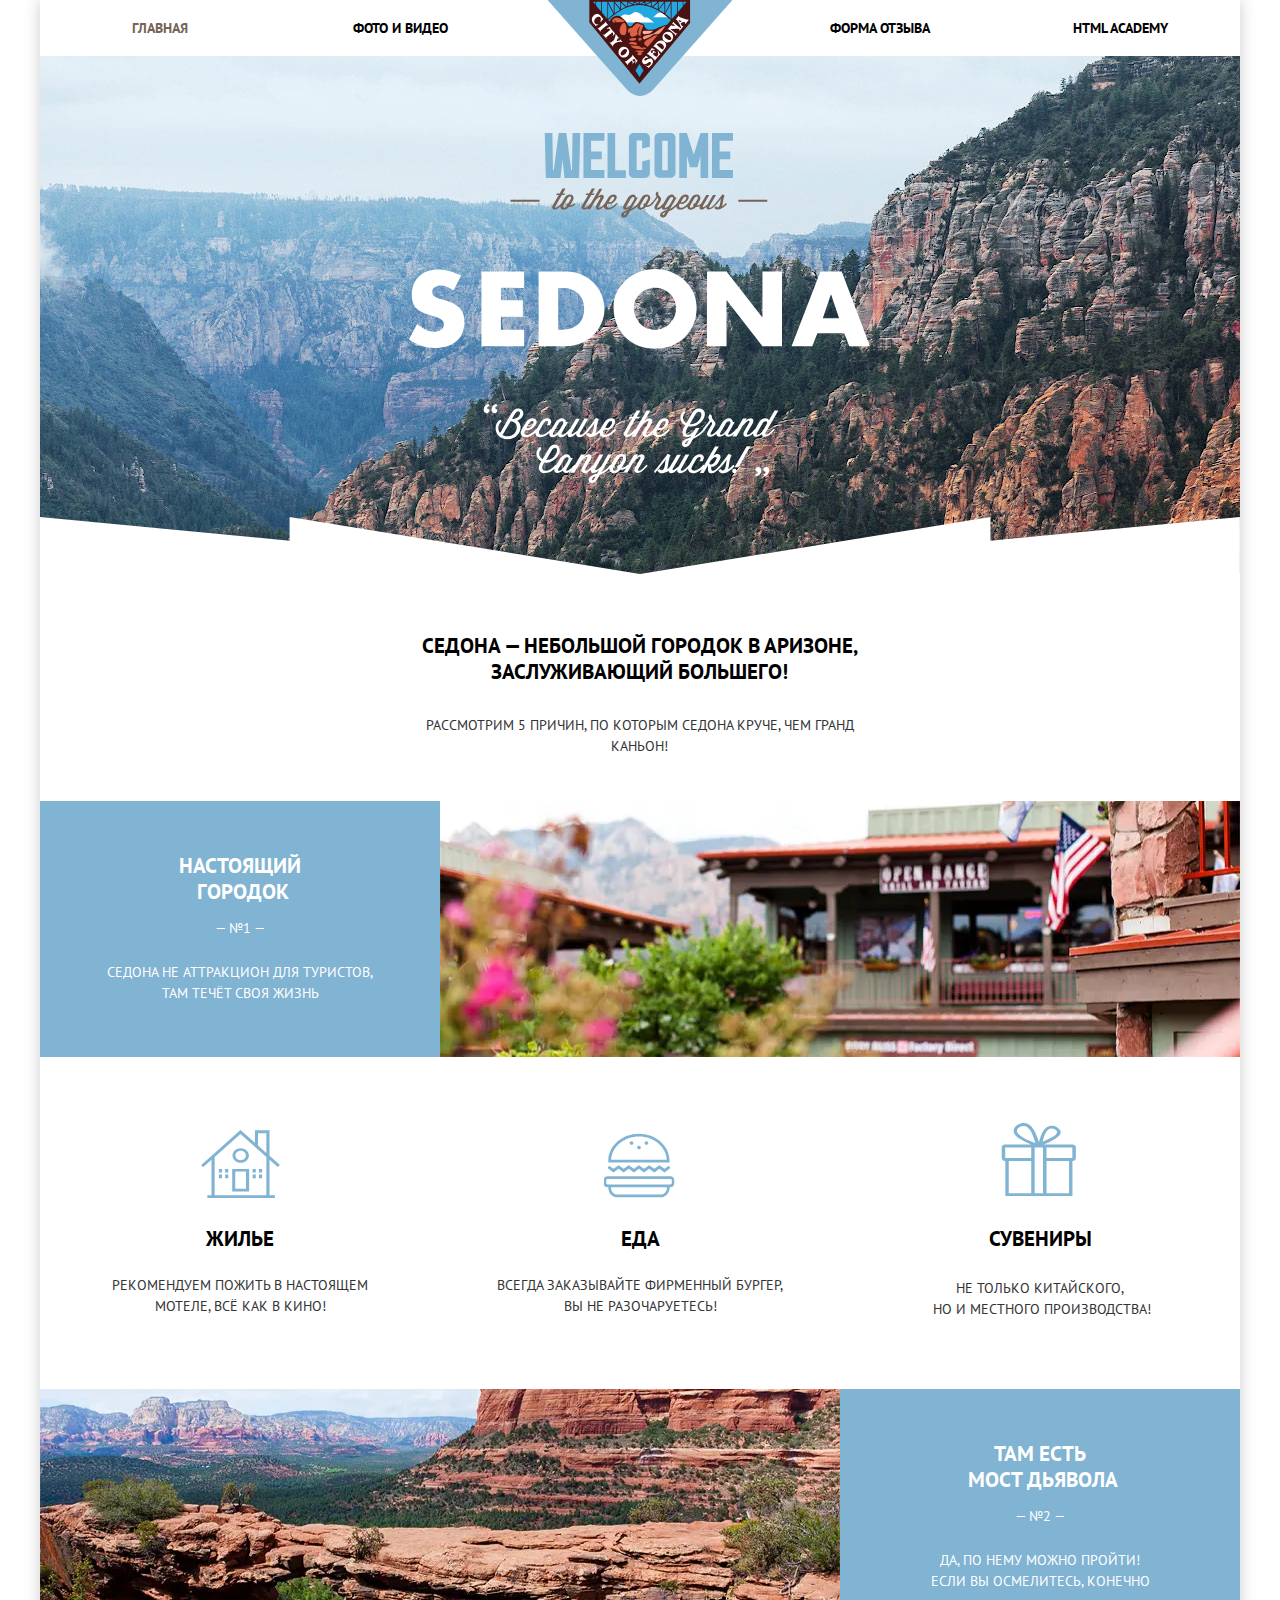
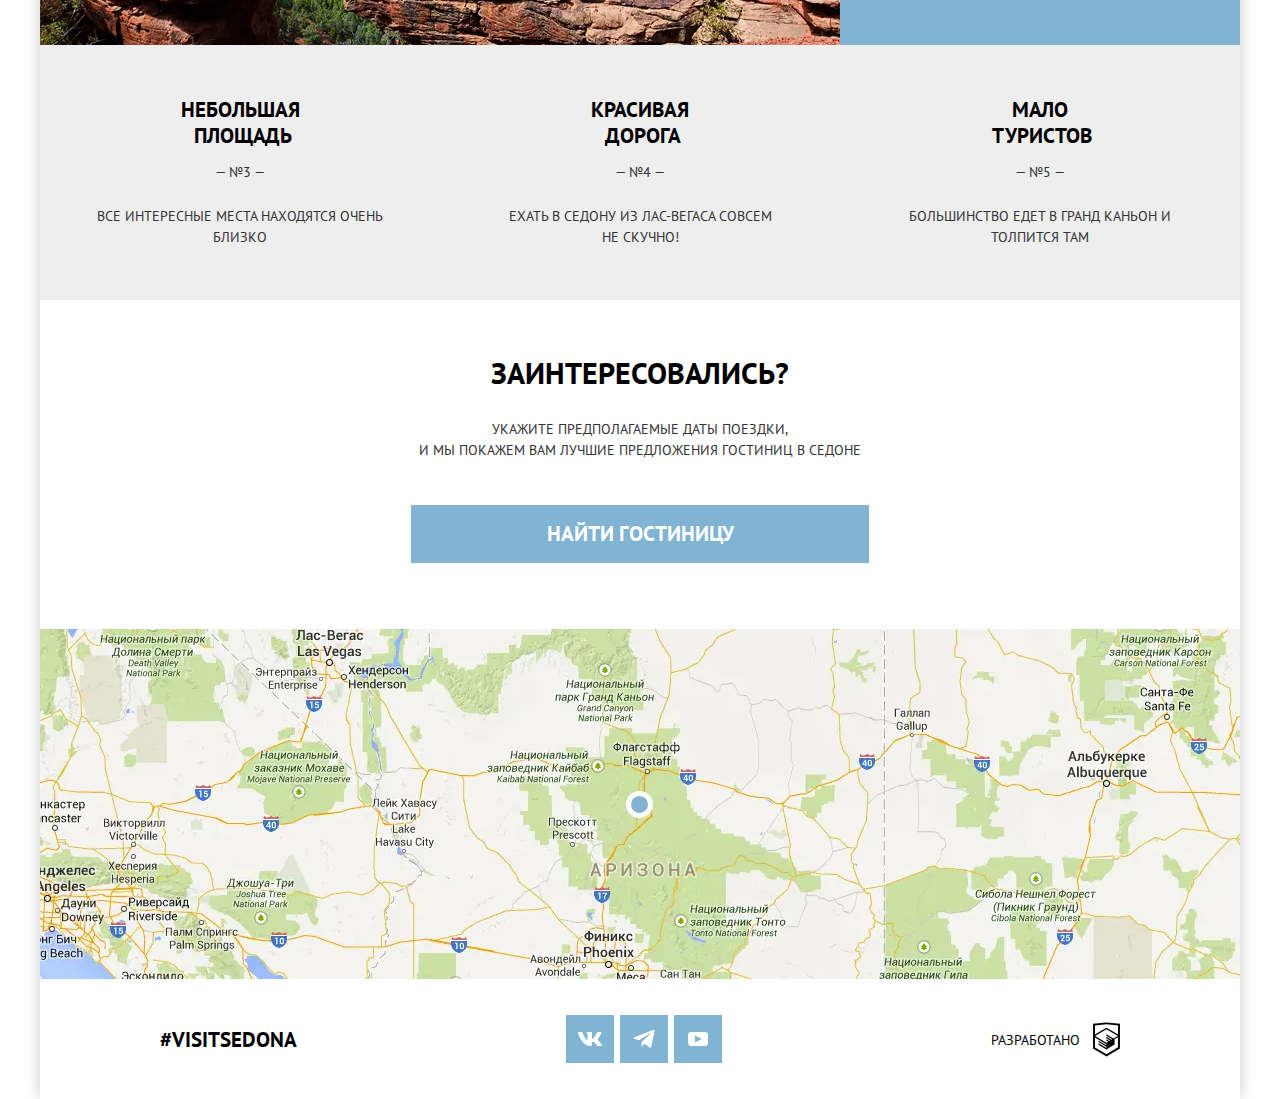
<file: index.html>
<!DOCTYPE html><html class="page" lang="ru"><head><meta charset="utf-8"><meta name="viewport" content="width=device-width,initial-scale=1"><title>HTML Academy: Седона</title><link rel="preload" href="fonts/ptsans.woff2" as="font" crossorigin="anonymous"><link rel="preload" href="fonts/ptsansbold.woff2" as="font" crossorigin="anonymous"><link rel="stylesheet" href="css/style.min.css"><link rel="apple-touch-icon" sizes="152x152" href="img/favicon/apple-touch-icon.png"><link rel="icon" type="image/png" sizes="32x32" href="img/favicon/favicon-32x32.png"><link rel="icon" type="image/png" sizes="16x16" href="img/favicon/favicon-16x16.png"><link rel="manifest" href="site.webmanifest"><meta name="msapplication-TileColor" content="#da532c"><meta name="theme-color" content="#ffffff"></head><body class="page__body"><div class="page__wrapper"><header class="main-header no-js"><a class="main-header__logo" href="#" aria-label="Переход на главную страницу."><img class="main-header__logo-image" src="img/svg/logo-header.svg" width="185" height="96" alt="Логотип Седоны."> </a><button class="main-header__toggle burger-button" type="button"><span class="visually-hidden">Открыть/закрыть меню.</span> <span class="burger-button__icon"></span></button><nav class="main-header__nav main-nav"><ul class="main-nav__list"><li class="main-nav__item"><a class="main-nav__link main-nav__link--current" href="#">Главная</a></li><li class="main-nav__item"><a class="main-nav__link" href="catalog.html">Фото и видео</a></li><li class="main-nav__item"><a class="main-nav__link" href="form.html">Форма Отзыва</a></li><li class="main-nav__item"><a class="main-nav__link" href="https://htmlacademy.ru/" target="_blank" rel="noopener noreferrer">HTML Academy</a></li></ul></nav></header><main class="main-container"><h1 class="visually-hidden">Сайт городка Седона.</h1><section class="hero"><h2 class="visually-hidden">Добро пожаловать в великолепную Седону.</h2><img class="hero__image" src="img/svg/welcom-index.svg" width="282" height="214" alt="Добро пожаловать в великолепную Седону."></section><section class="advantages"><div class="advantages__heading"><h2 class="advantages__heading-title">Седона — небольшой городок&nbsp;в Аризоне, заслуживающий большего!</h2><p class="advantages__heading-description">Рассмотрим 5 причин, по которым Седона круче, чем Гранд Каньон!</p></div><figure class="advantages__card advantages__card--divider"><figcaption class="advantages__card-text advantages__card-text--divider"><h3 class="advantages__title advantages__title--white">Настоящий<br>&nbsp;городок</h3><span class="advantages__number advantages__number--white">— №1 —</span><p class="advantages__description advantages__description--white advantages__description--padding-desktop">Седона не аттракцион для туристов, там течёт своя жизнь</p></figcaption><picture><source type="image/webp" media="(min-width: 1200px)" srcset="img/content/real-town-desktop.webp, img/content/real-town-desktop@2x.webp 2x"><source type="image/webp" media="(min-width: 768px)" srcset="img/content/real-town-tablet.webp, img/content/real-town-tablet@2x.webp 2x"><source type="image/webp" srcset="img/content/real-town-mobile.webp, img/content/real-town-mobile@2x.webp 2x"><source media="(min-width: 1200px)" srcset="img/content/real-town-desktop.jpg, img/content/real-town-desktop@2x.jpg 2x"><source media="(min-width: 768px)" srcset="img/content/real-town-tablet.jpg, img/content/real-town-tablet@2x.jpg 2x"><img class="advantages__image" src="img/content/real-town-mobile.jpg" srcset="img/content/real-town-mobile@2x.jpg 2x" width="320" height="260" alt="Фото настоящего городка в Седоне."></picture></figure><ul class="advantages__sublist"><li class="advantages__subitem advantages__subitem--house"><h3 class="advantages__subtitle">Жилье</h3><p class="advantages__subdescription">Рекомендуем пожить в настоящем мотеле, всё как в кино!</p></li><li class="advantages__subitem advantages__subitem--food"><h3 class="advantages__subtitle">Еда</h3><p class="advantages__subdescription">Всегда заказывайте фирменный бургер, вы&nbsp;не&nbsp;разочаруетесь!</p></li><li class="advantages__subitem advantages__subitem--souvenirs"><h3 class="advantages__subtitle advantages__subtitle--souvenirs">Сувениры</h3><p class="advantages__subdescription">Не только китайского,<br>&nbsp;но и местного производства!</p></li></ul><figure class="advantages__card advantages__card--different"><figcaption class="advantages__card-text advantages__card-text--order"><h3 class="advantages__title advantages__title--white">Там есть<br>&nbsp;мост&nbsp;дьявола</h3><span class="advantages__number advantages__number--white">— №2 —</span><p class="advantages__description advantages__description--white">Да, по нему можно пройти!Если&nbsp;вы<br>&nbsp;осмелитесь, конечно</p></figcaption><picture><source type="image/webp" media="(min-width: 1200px)" srcset="img/content/devils-bridge-desktop.webp, img/content/devils-bridge-desktop@2x.webp 2x"><source type="image/webp" media="(min-width: 768px)" srcset="img/content/devils-bridge-tablet.webp, img/content/devils-bridge-tablet@2x.webp 2x"><source type="image/webp" srcset="img/content/devils-bridge-mobile.webp, img/content/devils-bridge-mobilep@2x.webp 2x"><source media="(min-width: 1200px)" srcset="img/content/devils-bridge-desktop.jpg, img/content/devils-bridge-desktop@2x.jpg 2x"><source media="(min-width: 768px)" srcset="img/content/devils-bridge-tablet.jpg, img/content/devils-bridge-tablet@2x.jpg 2x"><img class="advantages__image" src="img/content/devils-bridge-mobile.jpg" srcset="img/content/devils-bridge-mobile@2x.jpg 2x" width="320" height="260" alt="Фото моста Дьявола."></picture></figure><ul class="advantages__list"><li class="advantages__item"><h3 class="advantages__title">Небольшая<br>&nbsp;площадь</h3><span class="advantages__number">— №3 —</span><p class="advantages__description">Все интересные места находятся очень близко</p></li><li class="advantages__item"><h3 class="advantages__title">Красивая<br>&nbsp;дорога</h3><span class="advantages__number">— №4 —</span><p class="advantages__description advantages__description--padding">Ехать в&nbsp;Седону из&nbsp;Лас-Вегаса<br>&nbsp;совсем не&nbsp;скучно!</p></li><li class="advantages__item"><h3 class="advantages__title">Мало<br>&nbsp;туристов</h3><span class="advantages__number">— №5 —</span><p class="advantages__description">Большинство едет в Гранд Каньон и толпится&nbsp;там</p></li></ul></section><section class="search"><h2 class="search__title">Заинтересовались?</h2><p class="search__description">Укажите предполагаемые даты поездки, и&nbsp;мы&nbsp;покажем&nbsp;вам&nbsp;лучшие предложения гостиниц в Седоне</p><a class="search__button button" href="#">Найти гостиницу</a></section><section class="location"><h2 class="visually-hidden">Седона на интерактивной карте.</h2><picture><source type="image/webp" media="(min-width: 1200px)" srcset="img/content/map-desktop.webp, img/content/map-desktop@2x.webp 2x"><source type="image/webp" media="(min-width: 768px)" srcset="img/content/map-tablet.webp, img/content/map-tablet@2x.webp 2x"><source type="image/webp" srcset="img/content/map-mobile.webp, img/content/map-mobile@2x.webp 2x"><source media="(min-width: 1200px)" srcset="img/content/map-desktop.jpg, img/content/map-desktop@2x.jpg 2x"><source media="(min-width: 768px)" srcset="img/content/map-tablet.jpg, img/content/map-tablet@2x.jpg 2x"><img class="location__image" src="img/content/map-mobile.jpg" srcset="img/content/map-mobile@2x.jpg 2x" width="320" height="350" alt="Седона на интерактивной карте."></picture><iframe class="location__iframe" src="https://www.google.com/maps/embed?pb=!1m18!1m12!1m3!1d52385.13688463138!2d-111.83633838092236!3d34.85444188845296!2m3!1f0!2f0!3f0!3m2!1i1024!2i768!4f13.1!3m3!1m2!1s0x872da132f942b00d%3A0x5548c523fa6c8efd!2z0KHQtdC00L7QvdCwLCDQkNGA0LjQt9C-0L3QsCA4NjMzNiwg0KHQqNCQ!5e0!3m2!1sru!2sru!4v1682079830357!5m2!1sru!2sru" width="320" height="350" style="border:0;" allowfullscreen="" loading="lazy" referrerpolicy="no-referrer-when-downgrade" title="Седона на интерактивной карте."></iframe></section></main><footer class="main-footer"><span class="main-footer__visit">#VisitSedona</span><ul class="main-footer__list"><li class="main-footer__item"><a class="main-footer__link main-footer__link--vkontakte" href="#" target="_blank" rel="noopener noreferrer"><span class="visually-hidden">Седона в Вконтакте.</span></a></li><li class="main-footer__item"><a class="main-footer__link main-footer__link--telegram" href="#" target="_blank" rel="noopener noreferrer"><span class="visually-hidden">Седона в Телеграме.</span></a></li><li class="main-footer__item"><a class="main-footer__link main-footer__link--youtube" href="#" target="_blank" rel="noopener noreferrer"><span class="visually-hidden">Седона в Ютубе.</span></a></li></ul><div class="main-footer__copyright copyright"><a class="copyright__link" href="https://htmlacademy.ru/intensive/adaptive" target="_blank" rel="noopener noreferrer"><span class="copyright__link-text">Разработано</span> <svg class="copyright__image" aria-hidden="true" focusable="false" width="29" height="35"><use xlink:href="img/sprite.svg#htmlacademy-icon"></use></svg></a></div></footer></div><script src="js/index.js"></script></body></html>
</file>
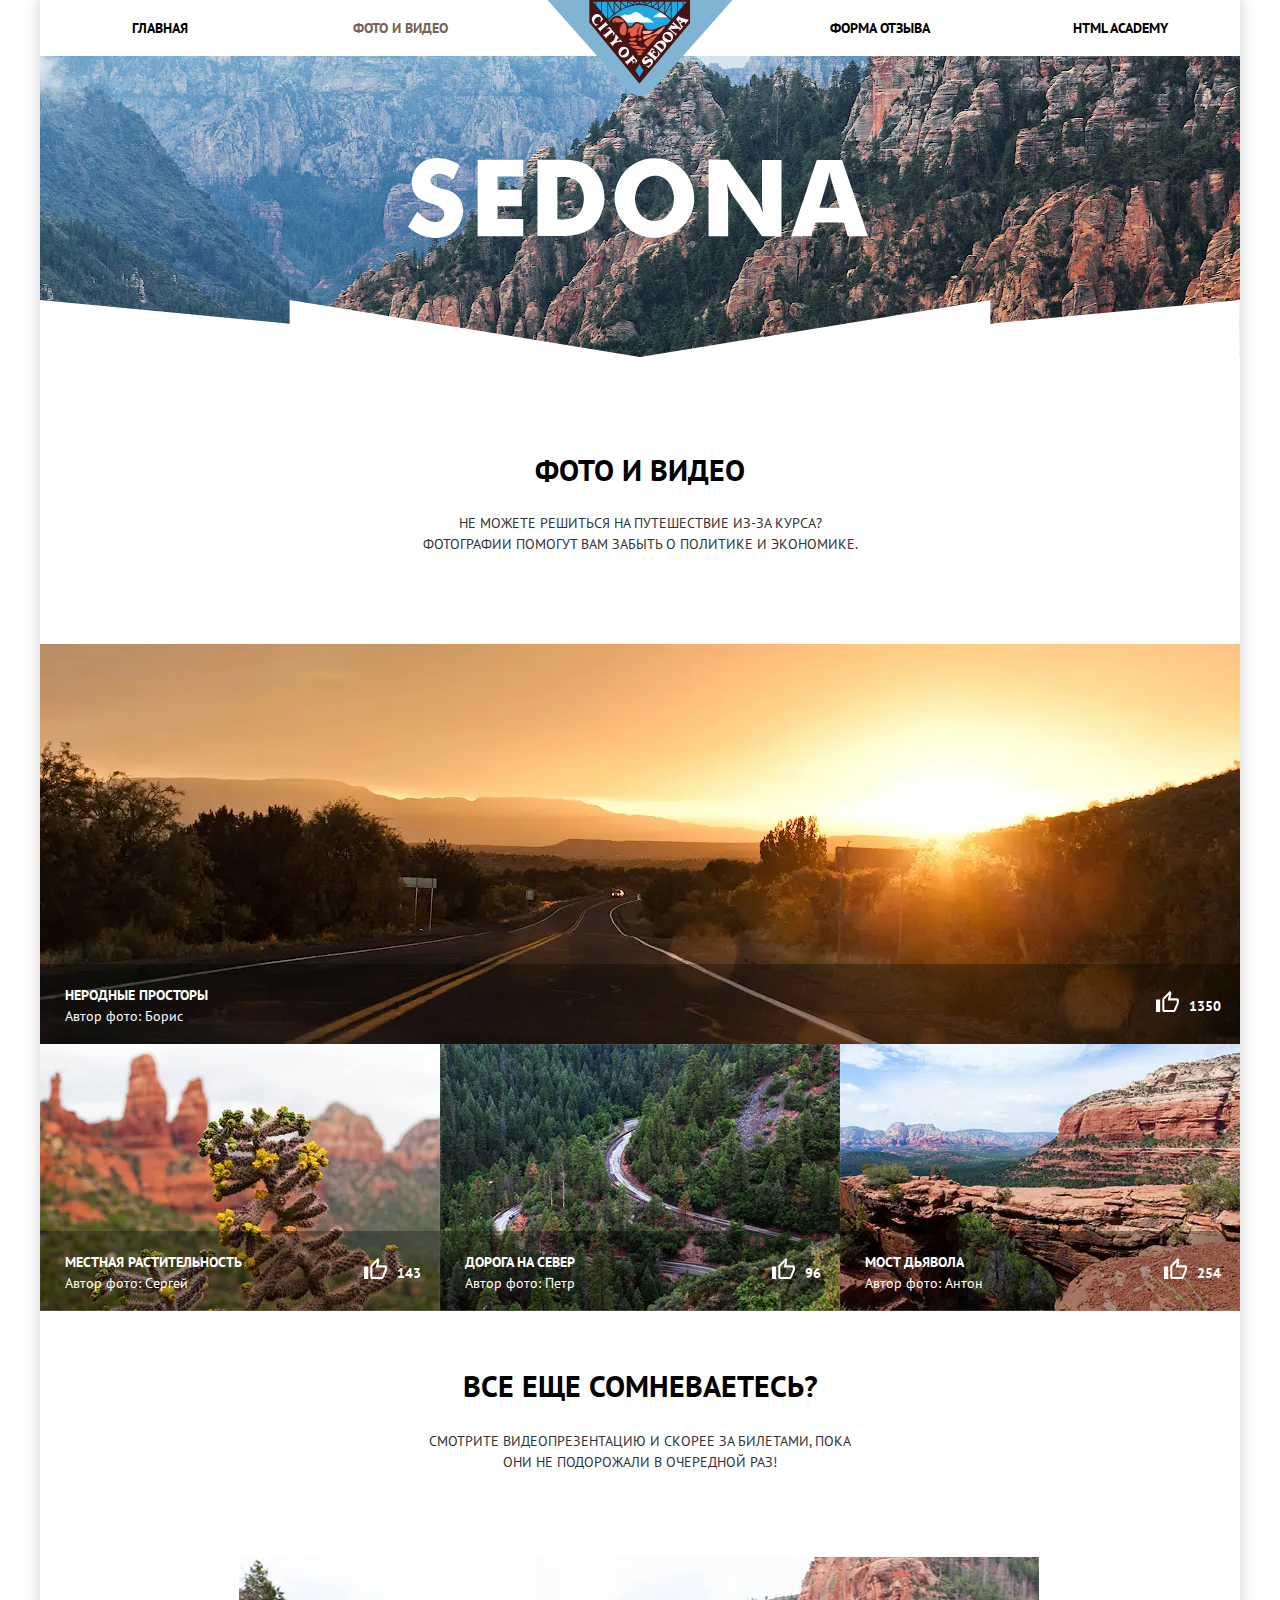
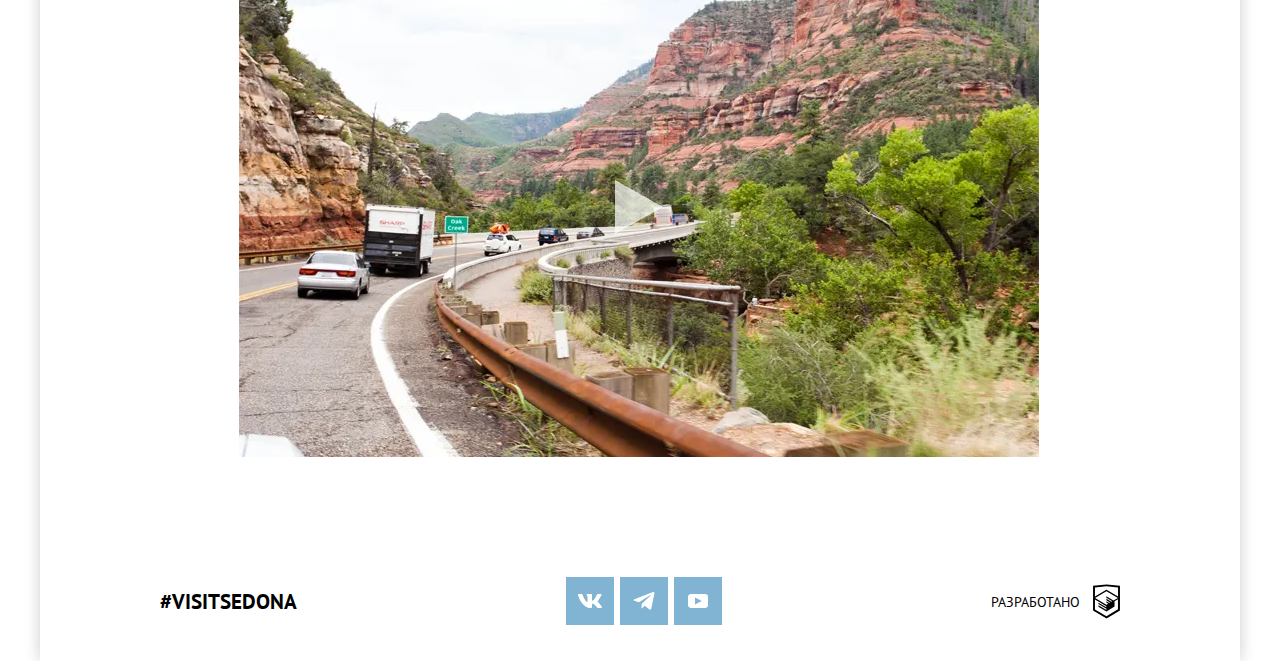
<file: catalog.html>
<!DOCTYPE html><html class="page" lang="ru"><head><meta charset="utf-8"><meta name="viewport" content="width=device-width,initial-scale=1"><title>HTML Academy: Седона</title><link rel="preload" href="fonts/ptsans.woff2" as="font" crossorigin="anonymous"><link rel="preload" href="fonts/ptsansbold.woff2" as="font" crossorigin="anonymous"><link rel="stylesheet" href="css/style.min.css"><link rel="apple-touch-icon" sizes="152x152" href="img/favicon/apple-touch-icon.png"><link rel="icon" type="image/png" sizes="32x32" href="img/favicon/favicon-32x32.png"><link rel="icon" type="image/png" sizes="16x16" href="img/favicon/favicon-16x16.png"><link rel="manifest" href="site.webmanifest"><meta name="msapplication-TileColor" content="#da532c"><meta name="theme-color" content="#ffffff"></head><body class="page__body"><div class="page__wrapper"><header class="main-header no-js"><a class="main-header__logo" href="index.html" aria-label="Переход на главную страницу."><img class="main-header__logo-image" src="img/svg/logo-header.svg" width="185" height="96" alt="Логотип Седоны."> </a><button class="main-header__toggle burger-button" type="button"><span class="visually-hidden">Открыть/закрыть меню.</span> <span class="burger-button__icon"></span></button><nav class="main-header__nav main-nav"><ul class="main-nav__list"><li class="main-nav__item"><a class="main-nav__link" href="index.html">Главная</a></li><li class="main-nav__item"><a class="main-nav__link main-nav__link--current" href="#">Фото и видео</a></li><li class="main-nav__item"><a class="main-nav__link" href="form.html">Форма Отзыва</a></li><li class="main-nav__item"><a class="main-nav__link" href="https://htmlacademy.ru/" target="_blank" rel="noopener noreferrer">HTML Academy</a></li></ul></nav></header><main class="main-container"><section class="hero hero--inner"><h1 class="visually-hidden">Фото и видео городка Седона.</h1><img class="hero__image hero__image--inner" src="img/svg/welcome-inner.svg" width="229" height="39" alt="Добро пожаловать в великолепную Седону."></section><section class="gallery"><div class="gallery__heading"><h2 class="gallery__heading-title">Фото и видео</h2><p class="gallery__heading-description">Не можете решиться на путешествие из-за курса? Фотографии&nbsp;помогут вам забыть о политике и экономике.</p></div><ul class="gallery__list gallery-card"><li class="gallery-card__item gallery-card__item--full"><figure class="gallery-card__photo gallery-card__photo--full"><a class="gallery-card__link" href="#" aria-label="Переход на полноразмерный вариант изображения."><picture><source type="image/webp" media="(min-width: 1200px)" srcset="img/content/space-desktop.webp, img/content/space-desktop@2x.webp 2x"><source type="image/webp" media="(min-width: 768px)" srcset="img/content/space-tablet.webp, img/content/space-tablet@2x.webp 2x"><source type="image/webp" srcset="img/content/space-mobile.webp, img/content/space-mobile@2x.webp 2x"><source media="(min-width: 1200px)" srcset="img/content/space-desktop.jpg, img/content/space-desktop@2x.jpg 2x"><source media="(min-width: 768px)" srcset="img/content/space-tablet.jpg, img/content/space-tablet@2x.jpg 2x"><img class="gallery-card__image" src="img/content/space-mobile.jpg" srcset="img/content/space-mobile@2x.jpg 2x" width="280" height="280" alt="Дорога на фоне заката и природы."></picture></a><figcaption class="gallery-card__text"><div class="gallery-card__wrapper"><h3 class="gallery-card__title">Неродные просторы</h3><p class="gallery-card__author">Автор фото: Борис</p></div><button class="gallery-card__button" type="button"><span class="gallery-card__counter">1350</span> <span class="visually-hidden">Поставить лайк.</span></button></figcaption></figure></li><li class="gallery-card__item"><figure class="gallery-card__photo"><a class="gallery-card__link" href="#" aria-label="Переход на полноразмерный вариант изображения."><picture><source type="image/webp" media="(min-width: 1200px)" srcset="img/content/vegetation-desktop.webp, img/content/vegetation-desktop@2x.webp 2x"><source type="image/webp" media="(min-width: 768px)" srcset="img/content/vegetation-tablet.webp, img/content/vegetation-tablet@2x.webp 2x"><source type="image/webp" srcset="img/content/vegetation-mobile.webp, img/content/vegetation-mobile@2x.webp 2x"><source media="(min-width: 1200px)" srcset="img/content/vegetation-desktop.jpg, img/content/vegetation-desktop@2x.jpg 2x"><source media="(min-width: 768px)" srcset="img/content/vegetation-tablet.jpg, img/content/vegetation-tablet@2x.jpg 2x"><img class="gallery-card__image" src="img/content/vegetation-mobile.jpg" srcset="img/content/vegetation-mobile@2x.jpg 2x" width="280" height="280" alt="Фото местного кактуса с желтыми цветами."></picture></a><figcaption class="gallery-card__text"><div class="gallery-card__wrapper"><h3 class="gallery-card__title">Местная растительность</h3><p class="gallery-card__author">Автор фото: Сергей</p></div><button class="gallery-card__button" type="button"><span class="gallery-card__counter">143</span> <span class="visually-hidden">Поставить лайк.</span></button></figcaption></figure></li><li class="gallery-card__item"><figure class="gallery-card__photo"><a class="gallery-card__link" href="#" aria-label="Переход на полноразмерный вариант изображения."><picture><source type="image/webp" media="(min-width: 1200px)" srcset="img/content/road-desktop.webp, img/content/road-desktop@2x.webp 2x"><source type="image/webp" media="(min-width: 768px)" srcset="img/content/road-tablet.webp, img/content/road-tablet@2x.webp 2x"><source type="image/webp" srcset="img/content/road-mobile.webp, img/content/road-mobile@2x.webp 2x"><source media="(min-width: 1200px)" srcset="img/content/road-desktop.jpg, img/content/road-desktop@2x.jpg 2x"><source media="(min-width: 768px)" srcset="img/content/road-tablet.jpg, img/content/road-tablet@2x.jpg 2x"><img class="gallery-card__image" src="img/content/road-mobile.jpg" srcset="img/content/road-mobile@2x.jpg 2x" width="280" height="280" alt="Фото дороги, ведущей на север среди деревьев."></picture></a><figcaption class="gallery-card__text gallery-card__text--whisper-back"><div class="gallery-card__wrapper"><h3 class="gallery-card__title">Дорога на север</h3><p class="gallery-card__author">Автор фото: Петр</p></div><button class="gallery-card__button" type="button"><span class="gallery-card__counter">96</span> <span class="visually-hidden">Поставить лайк.</span></button></figcaption></figure></li><li class="gallery-card__item"><figure class="gallery-card__photo"><a class="gallery-card__link" href="#" aria-label="Переход на полноразмерный вариант изображения."><picture><source type="image/webp" media="(min-width: 1200px)" srcset="img/content/bridge-desktop.webp, img/content/bridge-desktop@2x.webp 2x"><source type="image/webp" media="(min-width: 768px)" srcset="img/content/bridge-tablet.webp, img/content/bridge-tablet@2x.webp 2x"><source type="image/webp" srcset="img/content/bridge-mobile.webp, img/content/bridge-mobile@2x.webp 2x"><source media="(min-width: 1200px)" srcset="img/content/bridge-desktop.jpg, img/content/bridge-desktop@2x.jpg 2x"><source media="(min-width: 768px)" srcset="img/content/bridge-tablet.jpg, img/content/bridge-tablet@2x.jpg 2x"><img class="gallery-card__image" src="img/content/bridge-mobile.jpg" srcset="img/content/bridge-mobile@2x.jpg 2x" width="280" height="280" alt="Фото моста Дьявола."></picture></a><figcaption class="gallery-card__text"><div class="gallery-card__wrapper"><h3 class="gallery-card__title">Мост дьявола</h3><p class="gallery-card__author">Автор фото: Антон</p></div><button class="gallery-card__button" type="button"><span class="gallery-card__counter">254</span> <span class="visually-hidden">Поставить лайк.</span></button></figcaption></figure></li></ul></section><section class="video"><div class="video__entry"><h2 class="video__entry-title">Все еще сомневаетесь?</h2><p class="video__entry-description">Смотрите видеопрезентацию и скорее за билетами, пока они не подорожали в очередной раз!</p></div><div class="video__player"><picture><source type="image/webp" media="(min-width: 1200px)" srcset="img/content/video-desktop.webp, img/content/video-desktop@2x.webp 2x"><source type="image/webp" media="(min-width: 768px)" srcset="img/content/video-tablet.webp, img/content/video-tablet@2x.webp 2x"><source type="image/webp" srcset="img/content/video-mobile.webp, img/content/video-mobile@2x.webp 2x"><source media="(min-width: 1200px)" srcset="img/content/video-desktop.jpg, img/content/video-desktop@2x.jpg 2x"><source media="(min-width: 768px)" srcset="img/content/video-tablet.jpg, img/content/video-tablet@2x.jpg 2x"><img class="video__image" src="img/content/video-mobile.jpg" srcset="img/content/video-mobile@2x.jpg 2x" width="280" height="177" alt="Дорога, ведущая к Мосту Дьявола."></picture><a class="video__player-control" href="#"></a></div></section></main><footer class="main-footer main-footer--padding-inner"><span class="main-footer__visit">#VisitSedona</span><ul class="main-footer__list"><li class="main-footer__item"><a class="main-footer__link main-footer__link--vkontakte" href="#" target="_blank" rel="noopener noreferrer"><span class="visually-hidden">Седона в Вконтакте.</span></a></li><li class="main-footer__item"><a class="main-footer__link main-footer__link--telegram" href="#" target="_blank" rel="noopener noreferrer"><span class="visually-hidden">Седона в Телеграме.</span></a></li><li class="main-footer__item"><a class="main-footer__link main-footer__link--youtube" href="#" target="_blank" rel="noopener noreferrer"><span class="visually-hidden">Седона в Ютубе.</span></a></li></ul><div class="main-footer__copyright copyright"><a class="copyright__link" href="https://htmlacademy.ru/intensive/adaptive" target="_blank" rel="noopener noreferrer"><span class="copyright__link-text">Разработано</span> <svg class="copyright__image" aria-hidden="true" focusable="false" width="29" height="35"><use xlink:href="img/sprite.svg#htmlacademy-icon"></use></svg></a></div></footer></div><script src="js/index.js"></script></body></html>
</file>
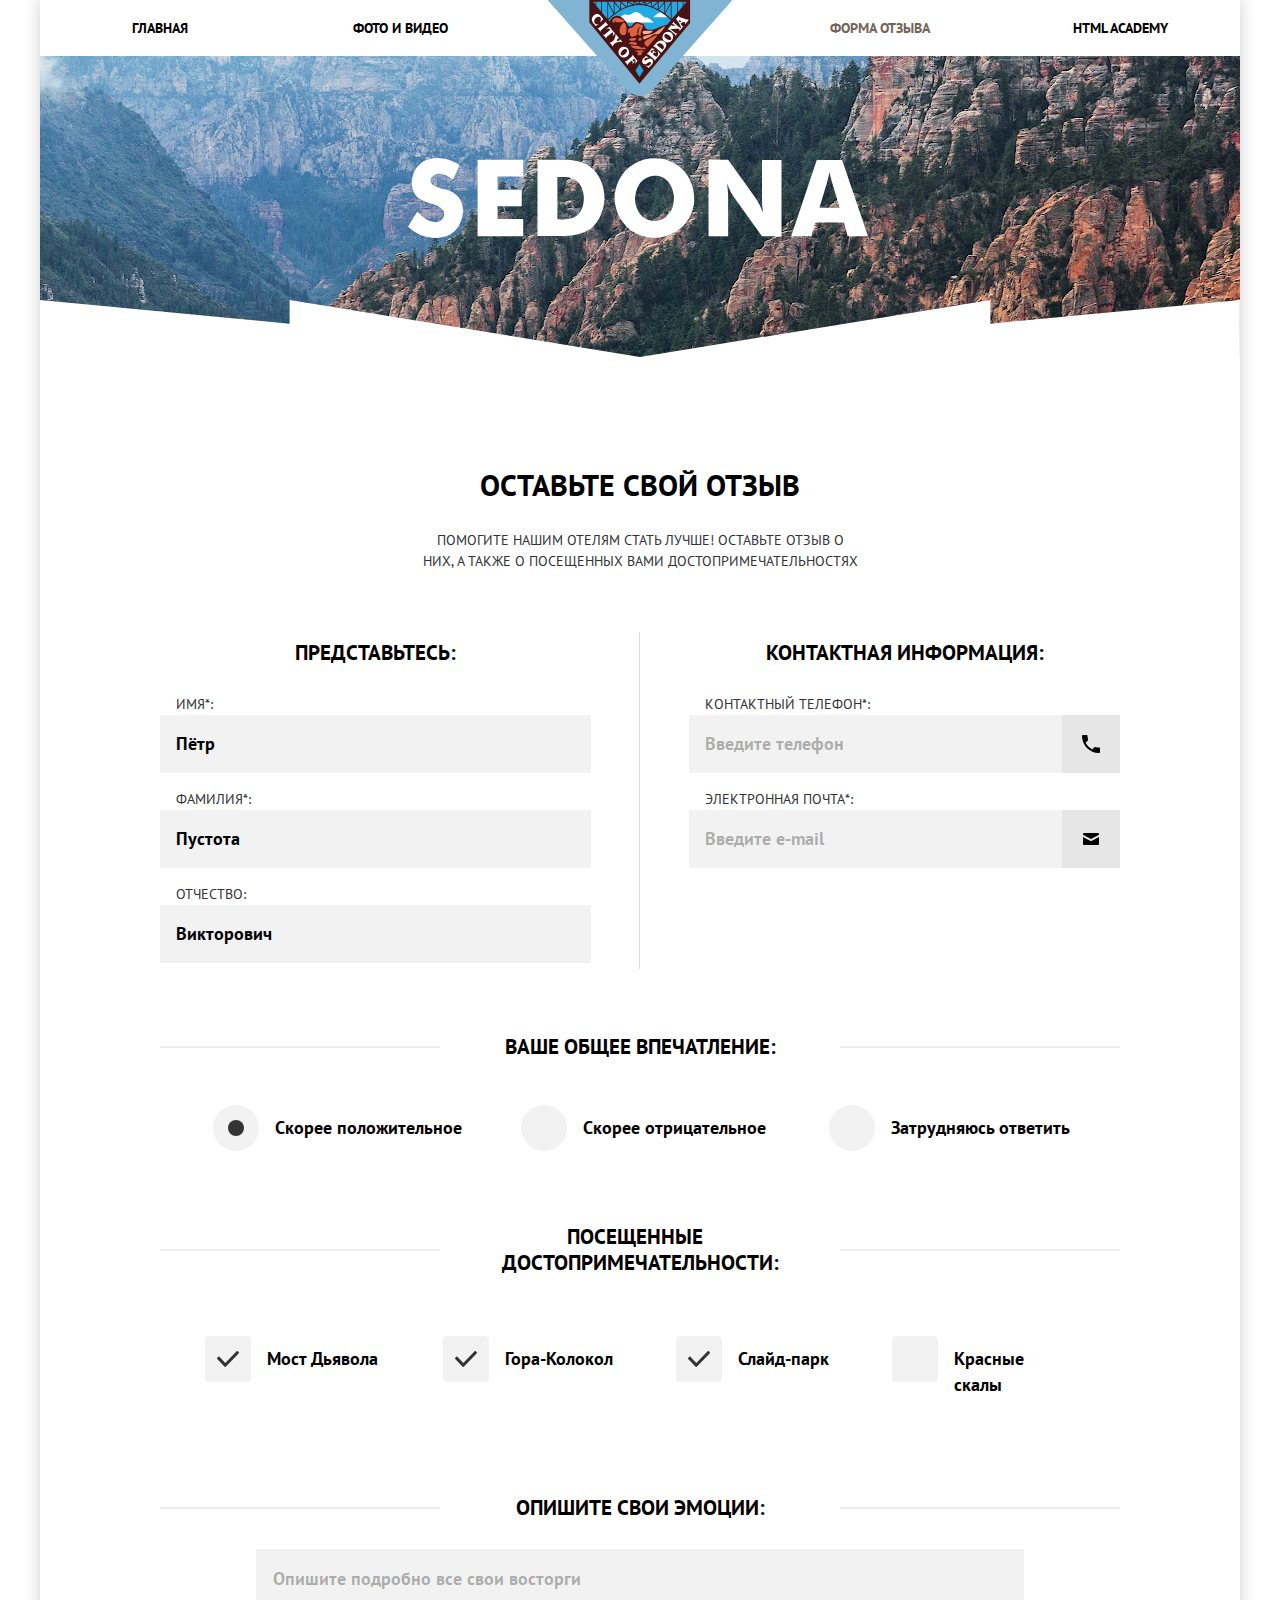
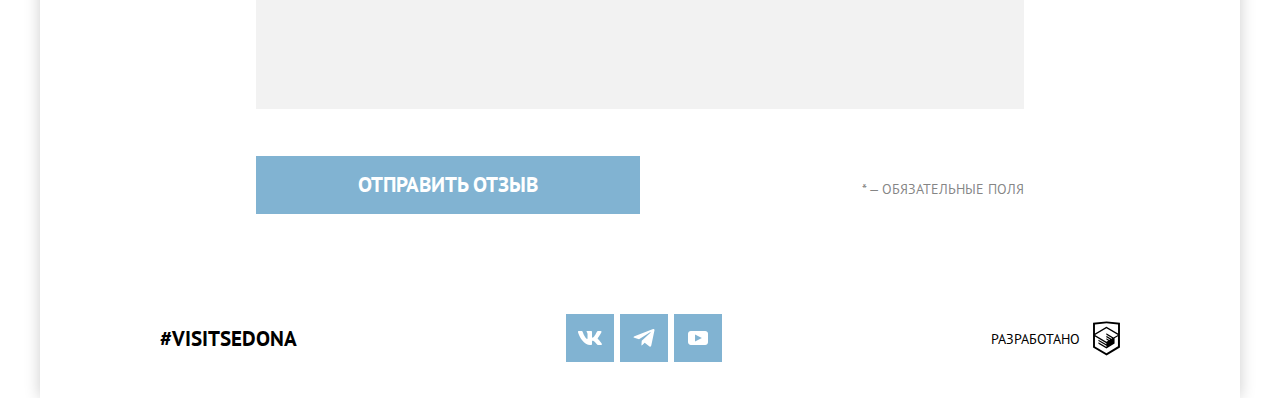
<file: form.html>
<!DOCTYPE html><html class="page" lang="ru"><head><meta charset="utf-8"><meta name="viewport" content="width=device-width,initial-scale=1"><title>HTML Academy: Седона</title><link rel="preload" href="fonts/ptsans.woff2" as="font" crossorigin="anonymous"><link rel="preload" href="fonts/ptsansbold.woff2" as="font" crossorigin="anonymous"><link rel="stylesheet" href="css/style.min.css"><link rel="apple-touch-icon" sizes="152x152" href="img/favicon/apple-touch-icon.png"><link rel="icon" type="image/png" sizes="32x32" href="img/favicon/favicon-32x32.png"><link rel="icon" type="image/png" sizes="16x16" href="img/favicon/favicon-16x16.png"><link rel="manifest" href="site.webmanifest"><meta name="msapplication-TileColor" content="#da532c"><meta name="theme-color" content="#ffffff"></head><body class="page__body"><div class="page__wrapper"><header class="main-header no-js"><a class="main-header__logo" href="index.html" aria-label="Переход на главную страницу."><img class="main-header__logo-image" src="img/svg/logo-header.svg" width="185" height="96" alt="Логотип Седоны."> </a><button class="main-header__toggle burger-button" type="button"><span class="visually-hidden">Открыть/закрыть меню.</span> <span class="burger-button__icon"></span></button><nav class="main-header__nav main-nav"><ul class="main-nav__list"><li class="main-nav__item"><a class="main-nav__link" href="index.html">Главная</a></li><li class="main-nav__item"><a class="main-nav__link" href="catalog.html">Фото и видео</a></li><li class="main-nav__item"><a class="main-nav__link main-nav__link--current" href="#">Форма Отзыва</a></li><li class="main-nav__item"><a class="main-nav__link" href="https://htmlacademy.ru/" target="_blank" rel="noopener noreferrer">HTML Academy</a></li></ul></nav></header><main class="main-container"><section class="hero hero--inner"><h1 class="visually-hidden">Форма для отзыва о городке Седона.</h1><img class="hero__image hero__image--inner" src="img/svg/welcome-inner.svg" width="229" height="39" alt="Добро пожаловать в великолепную Седону."></section><section class="review container"><div class="review__heading"><h2 class="review__heading-title">Оставьте свой отзыв</h2><p class="review__heading-description">Помогите нашим отелям стать лучше! оставьте отзыв о них, а также о посещенных вами достопримечательностях</p></div><form class="review__form form" action="https://echo.htmlacademy.ru/" method="post"><fieldset class="form__group form__group--contacts form__group--half"><legend class="form__title">Представьтесь:</legend><ul class="form__list"><li class="form__item"><label class="form__label"><span class="form__label-name">Имя*:</span> <input class="form__input" type="text" name="user-name" value="Пётр" placeholder="Имя" required></label></li><li class="form__item"><label class="form__label"><span class="form__label-name">Фамилия*:</span> <input class="form__input" type="text" name="user-surname" value="Пустота" placeholder="Фамилия" required></label></li><li class="form__item"><label class="form__label"><span class="form__label-name">Отчество:</span> <input class="form__input" type="text" name="user-patronymic" value="Викторович" placeholder="Отчество"></label></li></ul></fieldset><fieldset class="form__group form__group--half"><legend class="form__title">Контактная информация:</legend><ul class="form__list"><li class="form__item"><label class="form__label"><span class="form__label-name">Контактный телефон*:</span> <input class="form__input form__input--phone" type="tel" name="user-tel" placeholder="Введите телефон" required></label></li><li class="form__item"><label class="form__label"><span class="form__label-name">Электронная почта*:</span> <input class="form__input form__input--email" type="email" name="user-email" placeholder="Введите e-mail" required></label></li></ul></fieldset><fieldset class="form__group form__group--impression"><legend class="form__title form__title--big-margin">Ваше общее впечатление:</legend><ul class="form__list form__list--radio"><li class="form__item form__item--choose"><label class="form__control"><input class="visually-hidden form__control-input" type="radio" name="impression" value="positive" checked="checked"> <span class="form__control-mark form__control-mark--radio"></span> <span class="form__control-label">Скорее положительное</span></label></li><li class="form__item form__item--choose"><label class="form__control"><input class="visually-hidden form__control-input" type="radio" name="impression" value="negative"> <span class="form__control-mark form__control-mark--radio"></span> <span class="form__control-label">Скорее отрицательное</span></label></li><li class="form__item form__item--choose"><label class="form__control"><input class="visually-hidden form__control-input" type="radio" name="impression" value="difficult"> <span class="form__control-mark form__control-mark--radio"></span> <span class="form__control-label">Затрудняюсь ответить</span></label></li></ul></fieldset><fieldset class="form__group form__group--attractions"><legend class="form__title form__title--big-margin">Посещенные&ensp;<br>достопримечательности:</legend><ul class="form__list form__list--checkbox"><li class="form__item form__item--choose"><label class="form__control"><input class="visually-hidden form__control-input" type="checkbox" name="attractions" value="Мост Дьявола" checked="checked"> <span class="form__control-mark form__control-mark--checkbox"></span> <span class="form__control-label">Мост Дьявола</span></label></li><li class="form__item form__item--choose"><label class="form__control"><input class="visually-hidden form__control-input" type="checkbox" name="attractions" value="Гора-Колокол" checked="checked"> <span class="form__control-mark form__control-mark--checkbox"></span> <span class="form__control-label">Гора-Колокол</span></label></li><li class="form__item form__item--choose"><label class="form__control"><input class="visually-hidden form__control-input" type="checkbox" name="attractions" value="Слайд-парк" checked="checked"> <span class="form__control-mark form__control-mark--checkbox"></span> <span class="form__control-label">Слайд-парк</span></label></li><li class="form__item form__item--choose"><label class="form__control"><input class="visually-hidden form__control-input" type="checkbox" name="attractions" value="Красные скалы"> <span class="form__control-mark form__control-mark--checkbox"></span> <span class="form__control-label">Красные скалы</span></label></li></ul></fieldset><fieldset class="form__group form__group--comments"><legend class="form__title">Опишите свои эмоции:</legend><label class="form__comment"><span class="visually-hidden">Опишите подробно все свои восторги.</span> <textarea class="form__comment-text" name="text" placeholder="Опишите подробно все свои восторги"></textarea></label></fieldset><div class="form__button-wrapper"><button class="form__button button" type="submit">Отправить отзыв</button> <span class="form__legend">* ‒ Обязательные поля</span></div></form></section></main><footer class="main-footer main-footer--padding-inner"><span class="main-footer__visit">#VisitSedona</span><ul class="main-footer__list"><li class="main-footer__item"><a class="main-footer__link main-footer__link--vkontakte" href="#" target="_blank" rel="noopener noreferrer"><span class="visually-hidden">Седона в Вконтакте.</span></a></li><li class="main-footer__item"><a class="main-footer__link main-footer__link--telegram" href="#" target="_blank" rel="noopener noreferrer"><span class="visually-hidden">Седона в Телеграме.</span></a></li><li class="main-footer__item"><a class="main-footer__link main-footer__link--youtube" href="#" target="_blank" rel="noopener noreferrer"><span class="visually-hidden">Седона в Ютубе.</span></a></li></ul><div class="main-footer__copyright copyright"><a class="copyright__link" href="https://htmlacademy.ru/intensive/adaptive" target="_blank" rel="noopener noreferrer"><span class="copyright__link-text">Разработано</span> <svg class="copyright__image" aria-hidden="true" focusable="false" width="29" height="35"><use xlink:href="img/sprite.svg#htmlacademy-icon"></use></svg></a></div></footer></div><!-- Для того, чтобы открыть модальное окно, нужно добавить класс is-open --><div class="modal"><div class="modal__wrapper modal__wrapper--error"><h2 class="modal__title">Что-то пошло не&nbsp;так!</h2><p class="modal__info">Проверьте поля, выделенные красным, скорее всего вы забыли их заполнить</p><button class="modal__button button" type="button">Ок</button></div></div><div class="modal"><div class="modal__wrapper modal__wrapper--sent"><div class="modal__wrapper-text"><h2 class="modal__title modal__title--line">Ваш отзыв отправлен!</h2><p class="modal__info modal__info--sent">Спасибо за&nbsp;ваше участие, ваш отзыв уже поступил к&nbsp;нам. В&nbsp;ближайшее время мы&nbsp;опубликуем его на&nbsp;сайте.</p></div><div class="modal__wrapper-button"><button class="modal__button modal__button--close button" type="button">Закрыть окно</button></div></div></div><script src="js/index.js"></script></body></html>
</file>
<file: css/style.min.css>
@font-face{font-style:normal;font-weight:400;font-family:"PT Sans";font-display:swap;src:url(../fonts/ptsans.woff2)format("woff2"),url(../fonts/ptsans.woff)format("woff")}@font-face{font-style:normal;font-weight:700;font-family:"PT Sans";font-display:swap;src:url(../fonts/ptsansbold.woff2)format("woff2"),url(../fonts/ptsansbold.woff)format("woff")}*,::after,::before{box-sizing:border-box}img{display:block;max-width:100%;height:auto}.visually-hidden{position:absolute;width:1px;height:1px;margin:-1px;padding:0;overflow:hidden;border:0;clip:rect(0 0 0 0)}.page{height:100%}.page__body{display:flex;flex-direction:column;min-height:100%;margin:0;font-family:"PT Sans","Arial",sans-serif;color:#000;background-color:#fff}.page__wrapper{width:100%;min-width:320px;max-width:1200px;margin:0 auto;box-shadow:0 0 15px rgba(0,0,0,.2)}.button{display:block;font-weight:700;font-size:21px;line-height:26px;font-family:"PT Sans","Arial",sans-serif;color:#fff;text-transform:uppercase;text-decoration:none;background-color:#81b3d2;border:0;cursor:pointer}.button:hover{background-color:#669ec0}.button:active{color:rgba(255,255,255,.3);background-color:#5496bd}.button:focus-visible{outline:2px #81b3d2 solid;outline-offset:2px}.button:disabled{background-color:#e5e5e5}.main-header{position:relative;display:flex;min-height:56px}.main-header__logo{position:absolute;top:0;left:50%;z-index:1;display:block;width:185px;height:96px;transform:translate(-50%);cursor:pointer}.main-header__logo:hover{opacity:.8}.main-header__logo:active{opacity:.6}.main-header__logo:focus-visible{outline:2px #81b3d2 solid;outline-offset:2px}@media (min-width:768px){.main-header__logo{z-index:3}}.main-header__toggle{margin-top:17px;margin-right:20px;margin-left:auto}.main-nav{position:absolute;top:0;left:0;z-index:2;display:none;width:100%;min-height:56px;background-color:#81b3d2}.is-open .main-nav{display:flex}.no-js .main-nav{position:relative;display:flex}@media (min-width:768px){.main-nav{position:static;display:flex;justify-content:center;align-items:center;background-color:transparent}}.main-nav__list{width:100%;margin:0;padding:0;list-style-type:none}@media (min-width:768px){.main-nav__list{display:grid;grid-template-columns:repeat(5,1fr)}}.main-nav__item{box-shadow:0 1px 0 rgba(1,1,1,.2),inset 0 1px 0 rgba(255,255,255,.2)}.main-nav__item:last-child{background:linear-gradient(to bottom,transparent 90%,rgba(0,0,0,.2) 100%)}@media (min-width:768px){.main-nav__item{display:flex;justify-content:center;box-shadow:none;padding:5px 10px}.main-nav__item:last-child{background:linear-gradient(to bottom,transparent,transparent)}.main-nav__item:nth-child(4n-1){grid-column-start:4}}.main-nav__link{display:block;padding:17px 77px 12px;font-weight:700;font-size:18px;line-height:26px;text-align:center;color:#fff;text-transform:uppercase;text-decoration:none}.main-nav__link:hover{background-color:#669ec0}.main-nav__link:active{color:rgba(255,255,255,.3);background-color:#5496bd}@media (min-width:768px){.main-nav__link{padding:0;font-size:14px;line-height:21px;color:#000;box-shadow:none}.main-nav__link--current{color:#766357}.main-nav__link:hover{color:#81b3d2;background-color:transparent}.main-nav__link:active{color:rgba(0,0,0,.3);background-color:transparent}.main-nav__link:focus-visible{outline:2px #81b3d2 solid;outline-offset:2px}}.burger-button{position:relative;z-index:3;display:block;width:23px;height:22px;padding:0;background-color:transparent;border:0;cursor:pointer}.burger-button::after,.burger-button::before{content:"";position:absolute;left:0;width:100%;height:4px;background-color:#81b3d2;transition:all .3s ease 0s}.burger-button::before{top:0}.burger-button::after{bottom:0}.no-js .burger-button{display:none}.burger-button:hover{opacity:.6}.burger-button:active{opacity:.3}@media (min-width:768px){.burger-button{display:none}}.burger-button__icon{position:absolute;top:9px;left:0;width:100%;height:4px;background-color:#81b3d2;transition:all .3s ease 0s}.is-open .burger-button::before{top:9px;background-color:#fff;transform:rotate(45deg)}.is-open .burger-button::after{bottom:9px;background-color:#fff;transform:rotate(-45deg)}.is-open .burger-button__icon{height:0}.main-container{flex-grow:1}.hero,.hero::after{background-repeat:no-repeat;background-position:center}.hero{position:relative;height:389px;padding:90px 19px 85px;background-color:#c3dae8;background-image:url(../img/background/hero.jpg);background-size:cover}@media (min-resolution:2dppx){.hero{background-image:url(../img/background/hero@2x.jpg)}}@media (min-width:768px){.hero{height:518px;padding:77px 154px 91px 153px}}@media (min-width:1200px){.hero{height:518px;padding:77px 154px 91px 153px}}.hero--inner{height:158px;padding:52px 46px 67px 45px;background-image:url(../img/background/hero-inner.jpg);background-position:right}@media (min-resolution:2dppx){.hero--inner{background-image:url(../img/background/hero-inner@2x.jpg)}}@media (min-width:768px){.hero--inner{height:290px;padding:95px 159px 117px 157px}}@media (min-width:1200px){.hero--inner{height:301px;padding:102px 161px 117px 157px}}.hero::after{content:"";position:absolute;right:0;bottom:0;width:100%;height:57px;background-image:url(../img/svg/divider.svg)}.hero__image{margin:0 auto}@media (min-width:768px){.hero__image{width:461px;height:350px}.hero__image--inner{width:457px;height:78px}}@media (min-width:1200px){.hero__image--inner{width:460px;height:80px}}.advantages{text-align:center}@media (min-width:768px){.advantages{display:flex;flex-direction:column}}.advantages__heading{padding:35px 18px 37px}@media (min-width:768px){.advantages__heading{padding:48px 124px 55px}}@media (min-width:1200px){.advantages__heading{padding:59px 357px 44px 356px}}.advantages__heading-title{margin:0 0 35px;padding:0;font-weight:700;font-size:18px;line-height:26px;text-transform:uppercase}@media (min-width:768px){.advantages__heading-title{margin-bottom:30px;font-size:21px}}.advantages__heading-description{margin:0;padding:0;font-weight:400;font-size:14px;line-height:21px;color:#333;text-transform:uppercase}.advantages__title{margin:0 0 11px;padding:0;font-weight:700;font-size:18px;line-height:26px;text-transform:uppercase}.advantages__title--white{color:#fff}@media (max-width:767px){.advantages__title br{display:none}}@media (min-width:768px){.advantages__title{margin-bottom:13px;font-size:21px}}.advantages__card{margin:0;background-color:#81b3d2}.advantages__card--divider{-webkit-clip-path:polygon(50% 3%,100%0,100% 100%,0 100%,0 0);clip-path:polygon(50% 3%,100%0,100% 100%,0 100%,0 0)}@media (min-width:768px){.advantages__card{display:grid;grid-template-columns:1fr 2fr}.advantages__card--different{grid-template-columns:2fr 1fr}.advantages__card--divider{-webkit-clip-path:none;clip-path:none}}.advantages__card-text{padding:37px 18px}.advantages__card-text--divider{padding:50px 18px 38px}@media (min-width:768px){.advantages__card-text{padding:52px 26px 31px}.advantages__card-text--order{order:1}}@media (min-width:1200px){.advantages__card-text{padding:52px 50px 51px}}.advantages__number{display:block;margin-bottom:17px;font-weight:400;font-size:14px;line-height:21px;color:#333;text-transform:uppercase}.advantages__number--white{color:#fff}@media (min-width:768px){.advantages__number{margin-bottom:23px}}.advantages__description{margin:0;padding:0;font-weight:400;font-size:14px;line-height:21px;color:#333;text-transform:uppercase}.advantages__description--white{color:#fff}@media (min-width:768px){.advantages__description--padding{padding:0 9px}.advantages__description br{display:none}}@media (min-width:1200px){.advantages__description--padding{padding:0}.advantages__description--padding-desktop{padding:0 10px}}.advantages__image{width:100%;height:100%;object-fit:cover}.advantages__list{margin:0;padding:0;list-style-type:none}@media (min-width:768px){.advantages__list{display:grid;grid-template-columns:repeat(3,1fr)}}.advantages__item{position:relative;padding:25px 26px;background-color:#eee}@media (max-width:767px){.advantages__item:not(:last-child)::after{content:"";position:absolute;bottom:0;left:18px;width:calc(100% - 36px);height:1px;background-color:#d6d6d6}}@media (min-width:768px){.advantages__item{padding:42px 33px}}@media (min-width:1200px){.advantages__item{padding:52px 50px}}.advantages__sublist{margin:0;padding:33px 18px 44px 65px;list-style-type:none}@media (min-width:768px){.advantages__sublist{display:grid;padding:0;grid-template-columns:1fr 1fr 1fr}}.advantages__subitem{position:relative;margin-bottom:33px;text-align:left}.advantages__subitem:last-child{margin-bottom:0}.advantages__subitem::before{content:"";position:absolute;top:-10px;left:-48px;width:40px;height:40px;background-repeat:no-repeat}.advantages__subitem--house::before{background-image:url(../img/svg/house-icon.svg)}@media (min-width:768px){.advantages__subitem--house::before{top:58px;left:50%;width:77px;height:72px;background-size:75px;transform:translateX(-50%)}}@media (min-width:1200px){.advantages__subitem--house::before{top:70px;width:80px;height:73px;background-size:81px 74px}}.advantages__subitem--food::before{background-image:url(../img/svg/food-icon.svg)}@media (min-width:768px){.advantages__subitem--food::before{top:60px;left:50%;width:80px;height:68px;background-size:78px 72px;transform:translateX(-50%)}}@media (min-width:1200px){.advantages__subitem--food::before{top:72px;width:73px;height:69px;background-size:71px 73px}}.advantages__subitem--souvenirs::before{background-image:url(../img/svg/souvenirs-icon.svg)}@media (min-width:768px){.advantages__subitem--souvenirs::before{top:64px;left:50%;width:67px;height:75px;background-size:71px 75px;transform:translateX(-50%) scaleX(1.22)}}@media (min-width:1200px){.advantages__subitem--souvenirs::before{width:78px;height:75px;background-size:76px 77px}}@media (min-width:768px){.advantages__subitem{margin-bottom:0;padding:156px 33px 63px;text-align:center}}@media (min-width:1200px){.advantages__subitem{padding:169px 50px 69px}}.advantages__subtitle{margin:0 0 16px;padding:0;font-weight:700;font-size:18px;line-height:26px;text-transform:uppercase}@media (min-width:768px){.advantages__subtitle{margin-bottom:23px;font-size:21px}.advantages__subtitle--souvenirs{margin-bottom:20px}}@media (min-width:1200px){.advantages__subtitle--souvenirs{margin-bottom:26px}}.advantages__subdescription{margin:0;padding:0;font-weight:400;font-size:14px;line-height:21px;color:#333;text-transform:uppercase}@media (max-width:767px){.advantages__subdescription br{display:none}}.search{padding:41px 0 49px;text-align:center}@media (min-width:768px){.search{padding:57px 155px 55px}}@media (min-width:1200px){.search{padding:58px 371px 66px}}.search__title{margin:0 0 20px;padding:0;font-weight:700;font-size:21px;line-height:26px;text-transform:uppercase}@media (min-width:768px){.search__title{margin-bottom:31px;font-size:30px;line-height:30px}}.search__description{margin:0 0 32px;padding:0 29px;font-weight:400;font-size:14px;line-height:21px;color:#333;text-transform:uppercase}@media (min-width:768px){.search__description{margin-bottom:44px;padding:0}}.search__button{max-width:284px;margin:0 auto;padding:16px 20px}@media (min-width:768px){.search__button{max-width:458px}}.location{position:relative;text-align:center}.location__iframe,.location__image{display:block;width:100%;height:100%}.location__image{object-fit:cover}.location__iframe{position:absolute;top:0;left:0}.main-footer{display:flex;flex-direction:column;align-items:center;padding:41px 82px;text-align:center}.main-footer--padding-inner{padding-top:33px}@media (min-width:768px){.main-footer{flex-direction:row;justify-content:space-between;padding:36px 60px;align-items:start}}@media (min-width:1200px){.main-footer{padding:36px 120px}}.main-footer__visit{display:block;max-width:140px;margin-bottom:30px;font-weight:700;font-size:21px;line-height:26px;text-transform:uppercase}@media (min-width:768px){.main-footer__visit{margin-top:12px;margin-bottom:0}}.main-footer__list{display:flex;flex-wrap:wrap;justify-content:center;max-width:160px;margin:0 0 30px;padding:0;list-style-type:none;gap:6px}@media (min-width:768px){.main-footer__list{margin:0}}.main-footer__link{position:relative;display:block;width:48px;height:48px;background-color:#81b3d2}.main-footer__link::before{content:"";position:absolute;top:50%;left:50%;width:24px;height:24px;background-repeat:no-repeat;background-position:center;transform:translate(-50%,-50%)}.main-footer__link--vkontakte::before{background-image:url(../img/svg/vk.svg)}.main-footer__link--telegram::before{background-image:url(../img/svg/telegram.svg)}.main-footer__link--youtube::before{background-image:url(../img/svg/youtube.svg)}.main-footer__link:hover{background-color:#669ec0}.main-footer__link:active{color:rgba(255,255,255,.3);background-color:#5496bd}.main-footer__link:active::before{opacity:.3}.main-footer__link:focus-visible{outline:2px #81b3d2 solid;outline-offset:2px}.main-footer__copyright{margin:0 auto}@media (min-width:768px){.main-footer__copyright{margin:0}}.copyright{display:flex;flex-wrap:wrap;max-width:129px}.copyright__link{display:flex;justify-content:space-between;align-items:center;font-weight:400;font-size:14px;line-height:21px;color:#000;text-transform:uppercase;text-decoration:none}.copyright__link:hover{color:#81b3d2}.copyright__link:active{color:#b3b3b3}.copyright__link:focus-visible{outline:3px #81b3d2 solid;outline-offset:2px}@media (min-width:768px){.copyright__link{align-items:start}}.copyright__link-text{margin-right:12px}@media (min-width:768px){.copyright__link-text{margin-top:15px}}.copyright__image{flex-shrink:0}@media (min-width:768px){.copyright__image{margin-top:7px}}.gallery{margin:0 20px;text-align:center}@media (min-width:768px){.gallery{margin:0 60px}}@media (min-width:1200px){.gallery{margin:0}}.gallery__heading{max-width:280px;margin:38px auto 25px}@media (min-width:768px){.gallery__heading{max-width:460px;margin-top:66px;margin-bottom:80px}}@media (min-width:1200px){.gallery__heading{margin-top:100px;margin-bottom:89px}}.gallery__heading-title{margin:0 0 25px;padding:0;font-weight:700;font-size:18px;line-height:26px;text-transform:uppercase}@media (min-width:768px){.gallery__heading-title{margin-bottom:33px;font-size:30px}}@media (min-width:1200px){.gallery__heading-title{margin-bottom:30px}}.gallery__heading-description{margin:0;padding:0;font-weight:400;font-size:14px;line-height:21px;color:#333;text-transform:uppercase}.gallery-card{margin:0;padding:0;list-style-type:none}@media (min-width:768px){.gallery-card{display:flex;flex-wrap:wrap}}.gallery-card__item{position:relative;display:block;margin-top:49px;margin-bottom:25px}.gallery-card__item--full{margin-top:61px}@media (max-width:767px){.gallery-card__item::after{content:"";position:absolute;top:-24px;left:-20px;width:calc(100% + 40px);height:1px;background-color:#e5e5e5}.gallery-card__item:last-child::before{content:"";position:absolute;bottom:-25px;left:-20px;width:calc(100% + 40px);height:1px;background-color:#e5e5e5}}@media (min-width:768px){.gallery-card__item{width:50%;margin:0}.gallery-card__item--full{width:100%}}@media (min-width:1200px){.gallery-card__item:not(.gallery-card__item--full){width:33.3333333333%}}.gallery-card__photo{margin:0}@media (min-width:1200px){.gallery-card__photo{position:relative;display:flex;height:100%;padding-top:187px}.gallery-card__photo--full{padding-top:320px}}.gallery-card__link{display:block;margin-bottom:15px;overflow:hidden}.gallery-card__link:hover{opacity:.8}.gallery-card__link:active{opacity:.6}.gallery-card__link:focus-visible{outline:3px solid #81b3d2}@media (min-width:768px){.gallery-card__link{margin-bottom:0}}@media (min-width:1200px){.gallery-card__link{position:absolute;top:0;left:0;width:100%;height:100%;overflow:hidden}}.gallery-card__image{width:100%;height:100%;object-fit:cover}.gallery-card__text{text-align:left}@media (min-width:768px){.gallery-card__text{display:flex;justify-content:space-between;align-items:center;padding:23px 14px 15px 20px;background-color:#f2f2f2}.gallery-card__text--whisper-back{background-color:#eaeaea}}@media (min-width:1200px){.gallery-card__text{position:relative;z-index:1;width:100%;padding:21px 13px 17px 25px;background-color:rgba(0,0,0,.3)}}.gallery-card__wrapper{margin-bottom:16px}@media (min-width:768px){.gallery-card__wrapper{margin-right:20px;margin-bottom:0}}.gallery-card__title{margin:0;padding:0;font-weight:700;font-size:14px;line-height:21px;text-transform:uppercase}@media (min-width:1200px){.gallery-card__title{color:#fff}}.gallery-card__author{margin:0;padding:0;font-weight:400;font-size:14px;line-height:21px;color:#333}@media (min-width:1200px){.gallery-card__author{color:#fff}}.gallery-card__button{position:relative;padding-left:38px;background-color:transparent;border:0;cursor:pointer}.gallery-card__button:hover{opacity:.6}.gallery-card__button:active{opacity:.3}.gallery-card__button:focus-visible{outline:3px solid #81b3d2}.gallery-card__counter{margin:0;padding:0;font-weight:700;font-size:14px;line-height:21px;font-family:"PT Sans","Arial",sans-serif;text-transform:uppercase}.gallery-card__counter::before{content:"";position:absolute;top:-4px;left:0;width:23px;height:21px;background-image:url(../img/svg/like-icon.svg)}@media (min-width:768px){.gallery-card__counter::before{left:5px}}@media (min-width:1200px){.gallery-card__counter{color:#fff}.gallery-card__counter::before{background-image:url(../img/svg/like-icon-white.svg)}}.container{margin:0 20px}@media (min-width:768px){.container{margin:0 60px}}@media (min-width:1200px){.container{margin:0 120px}}.video{padding:17px 20px 0;text-align:center}@media (min-width:768px){.video{padding:56px 60px 40px}}@media (min-width:1200px){.video{padding:62px 0 84px}}.video__entry{margin-bottom:38px}@media (min-width:768px){.video__entry{margin-bottom:89px}}@media (min-width:1200px){.video__entry{margin-bottom:84px}}.video__entry-title{margin:0 0 27px;padding:0;font-weight:700;font-size:18px;line-height:26px;text-transform:uppercase}@media (min-width:768px){.video__entry-title{margin-bottom:32px;font-size:30px}}.video__entry-description{margin:0;padding:0 6px 0 8px;font-weight:400;font-size:14px;line-height:21px;color:#333;text-transform:uppercase}@media (min-width:768px){.video__entry-description{padding-right:102px;padding-left:101px}}@media (min-width:1200px){.video__entry-description{padding-right:378px;padding-left:377px}}.video__player{position:relative}@media (min-width:1200px){.video__player{margin-right:201px;margin-left:199px}}.video__image{width:100%;height:100%;object-fit:cover}.video__player-control{position:absolute;top:50%;left:50%;width:48px;height:54px;transform:translateX(-50%) translateY(-50%)}.video__player-control::before{content:"";position:absolute;top:0;left:0;width:100%;height:100%;background-color:rgba(255,255,255,.7);-webkit-clip-path:polygon(0 0,0 100%,100% 50%);clip-path:polygon(0 0,0 100%,100% 50%)}.video__player-control:hover{opacity:.6}.form__control:active .form__control-mark::before,.video__player-control:active{opacity:.3}.video__player-control:focus-visible{outline:3px solid #81b3d2}.review__heading{max-width:280px;margin:36px auto 28px;text-align:center}@media (min-width:768px){.review__heading{max-width:440px;margin-top:64px;margin-bottom:109px}}@media (min-width:1200px){.review__heading{margin-top:115px;margin-bottom:68px}}.review__heading-title{margin:0 0 25px;padding:0;font-weight:700;font-size:18px;line-height:26px;text-transform:uppercase}@media (min-width:768px){.review__heading-title{margin-bottom:20px;font-size:30px}}@media (min-width:1200px){.review__heading-title{margin-bottom:32px}}.review__heading-description{margin:0;padding:0;font-weight:400;font-size:14px;line-height:21px;color:#333;text-transform:uppercase}.form{display:flex;flex-direction:column}@media (min-width:768px){.form{flex-direction:row;flex-wrap:wrap;justify-content:space-between}}.form__group{position:relative;margin:24px 0 34px;padding:0;border:0}.form__group--contacts{margin-bottom:41px}.form__group--comments{margin-bottom:58px}@media (min-width:768px){.form__group{position:relative;width:100%;margin-top:0;margin-bottom:48px;padding:0}.form__group--half{width:calc(50% - 29px);margin-bottom:63px}.form__group--comments{margin-bottom:47px}.form__group--impression{margin-bottom:58px}.form__group--attractions{margin-bottom:52px}.form__group:first-child::after{content:"";position:absolute;top:-62px;right:-29px;width:1px;height:calc(100% + 68px);background-color:#dbdbdb}.form__group:not(:nth-child(1)):not(:nth-child(2)) .form__title::before{content:"";position:absolute;top:50%;left:0;width:calc(50% - 60px);height:1px;background-color:#dbdbdb;transform:translate(-100%,-50%)}.form__group:not(:nth-child(1)):not(:nth-child(2)) .form__title::after{content:"";position:absolute;top:50%;right:0;width:calc(50% - 60px);height:1px;background-color:#dbdbdb;transform:translate(100%,-50%)}}@media (min-width:1200px){.form__group--half{width:calc(50% - 49px);margin-bottom:71px}.form__group--impression{margin-bottom:83px}.form__group--attractions{margin-bottom:97px}.form__group:first-child::after{right:-49px}.form__group:not(:nth-child(1)):not(:nth-child(2)) .form__title::after,.form__group:not(:nth-child(1)):not(:nth-child(2)) .form__title::before{width:calc(100% - 120px)}}.form__title{position:relative;width:100%;margin:0 0 20px;padding:0;font-weight:700;font-size:18px;line-height:26px;text-align:center;text-transform:uppercase}.form__title--big-margin{margin-bottom:30px}@media (max-width:767px){.form__title::before{content:"";position:absolute;left:-20px;width:calc(100% + 40px);height:1px;background-color:#d5d5d5;transform:translateY(-24px)}}@media (min-width:768px){.form__title{max-width:400px;margin:0 auto 28px;font-size:21px}.form__title--big-margin{margin-bottom:38px}}@media (min-width:1200px){.form__title--big-margin{margin-bottom:55px}}.form__list{display:flex;flex-direction:column;margin:0;padding:0;list-style-type:none}@media (min-width:768px){.form__list--radio{display:grid;justify-content:center;gap:36px 16px;grid-template-columns:repeat(2,280px)}}@media (min-width:1200px){.form__list--radio{margin-left:42px;gap:28px;grid-template-columns:repeat(3,280px)}}@media (min-width:768px){.form__list--checkbox{display:grid;justify-content:center;gap:37px;grid-template-columns:repeat(2,224px)}}@media (min-width:1200px){.form__list--checkbox{margin-top:15px;gap:63px;grid-template-columns:175px 170px 153px 184px}}.form__label{display:flex;flex-direction:column}.form__label-name{margin-left:16px;font-weight:400;font-size:14px;line-height:21px;color:#333;text-transform:uppercase}.form__input{position:relative;width:100%;padding:16px;font-weight:700;font-size:18px;line-height:26px;font-family:"PT Sans","Arial",sans-serif;background-color:#f2f2f2;background-repeat:no-repeat;background-position:right;border:0}.form__input::placeholder{color:rgba(0,0,0,.3);opacity:1}.form__input--phone{padding-right:74px;background-image:url(../img/svg/phone-icon.svg)}.form__input--email{padding-right:74px;background-image:url(../img/svg/email-icon.svg)}.form__control:hover .form__control-mark,.form__input:hover{background-color:#e5e5e5}.form__input:focus-visible{background-color:#fff;outline:0;box-shadow:0 0 0 4px #e5e5e5 inset}.form__input:disabled{background-color:rgba(0,0,0,.3)}.form__item{margin-bottom:16px}.form__item:last-child{margin-bottom:0}.form__item--choose{margin-bottom:36px}@media (min-width:768px){.form__item--choose{margin-bottom:0}}.form__control{position:relative;display:block;padding-left:62px;cursor:pointer}.form__control:active .form__control-mark{background-color:#d5d5d5}.form__control-mark{position:absolute;top:13px;left:0;display:block;width:46px;height:46px;background-color:#f2f2f2;transform:translateY(-50%)}.form__control-mark--radio{border-radius:50%}.form__control-mark--checkbox{border-radius:4px}.form__control-input[type=radio]:checked+.form__control-mark::before{content:"";position:absolute;top:50%;left:50%;width:16px;height:16px;background-color:#333;border-radius:50%;transform:translateX(-50%) translateY(-50%)}.form__control-input[type=checkbox]:checked+.form__control-mark::before{content:"";position:absolute;top:50%;left:50%;width:22px;height:16px;background-image:url(../img/svg/checkbox.svg);transform:translateX(-50%) translateY(-50%)}.form__comment-text,.form__control-label{font-weight:700;font-size:18px;line-height:26px}.form__comment-text{display:block;width:100%;height:150px;padding:17px;font-family:"PT Sans","Arial",sans-serif;background-color:#f2f2f2;border:0;resize:none}.form__comment-text::placeholder{color:rgba(0,0,0,.3)}.form__comment-text:hover{background-color:#e5e5e5}.form__comment-text:focus-visible{background-color:#fff;outline:0;box-shadow:0 0 0 4px #e5e5e5 inset}.form__comment-text:disabled{background-color:rgba(0,0,0,.3)}@media (min-width:768px){.form__comment-text{height:160px}}@media (min-width:1200px){.form__comment-text{max-width:768px;margin:0 auto}}.form__button-wrapper{display:flex;flex-wrap:wrap;width:100%;margin-bottom:22px}@media (min-width:768px){.form__button-wrapper{flex-wrap:nowrap;justify-content:space-between;align-items:center;margin-bottom:63px}}@media (min-width:1200px){.form__button-wrapper{max-width:768px;margin:0 auto 64px;gap:50px}}.form__button{width:100%;padding:16px}@media (min-width:768px){.form__button{width:324px}}@media (min-width:1200px){.form__button{width:384px}}.form__legend{margin-top:3px;margin-left:auto;font-weight:400;font-size:12px;line-height:21px;color:rgba(51,51,51,.6);text-transform:uppercase}@media (min-width:768px){.form__legend{margin-top:9px;font-size:14px}}.modal{position:fixed;top:0;left:0;z-index:3;display:none;width:100%;height:100%;background-color:rgba(0,0,0,.3)}.modal.is-open{display:flex}.modal__wrapper{width:320px;margin:auto;text-align:center;background-color:#fff;box-shadow:0 7px 15px rgba(0,0,0,.15)}.modal__wrapper--error{padding:45px 42px 35px 41px}@media (min-width:768px){.modal__wrapper--error{width:400px;padding:50px 47px 49px 46px}}@media (min-width:1200px){.modal__wrapper--error{width:400px;padding-top:48px}}@media (min-width:768px){.modal__wrapper--sent{width:640px}}.modal__wrapper-text{padding:44px 39px 34px 37px}@media (min-width:768px){.modal__wrapper-text{padding:53px 99px 30px 97px}}@media (min-width:1200px){.modal__wrapper-text{padding-top:51px;padding-bottom:28px}}.modal__title{margin:0 0 37px;padding:0;font-weight:700;font-size:18px;line-height:26px;text-transform:uppercase}@media (min-width:768px){.modal__title{font-size:30px;line-height:40px}.modal__title--line{line-height:26px}}.modal__info{margin:0 0 28px;padding:0;font-weight:400;font-size:14px;line-height:21px;color:#333;text-transform:uppercase}.modal__info--sent{margin-bottom:0}@media (min-width:768px){.modal__info{margin-bottom:25px}}@media (min-width:1200px){.modal__info{margin-bottom:23px}}.modal__wrapper-button{width:100%;padding:20px;background-color:#f2f2f2}@media (min-width:768px){.modal__wrapper-button{padding:44px 91px}}.modal__button{width:180px;margin:0 auto;padding:18px 14px;font-size:18px}.modal__button--close{width:280px}@media (min-width:768px){.modal__button--close{width:458px}.modal__button{width:272px}}
/*# sourceMappingURL=style.min.css.map */
</file>
